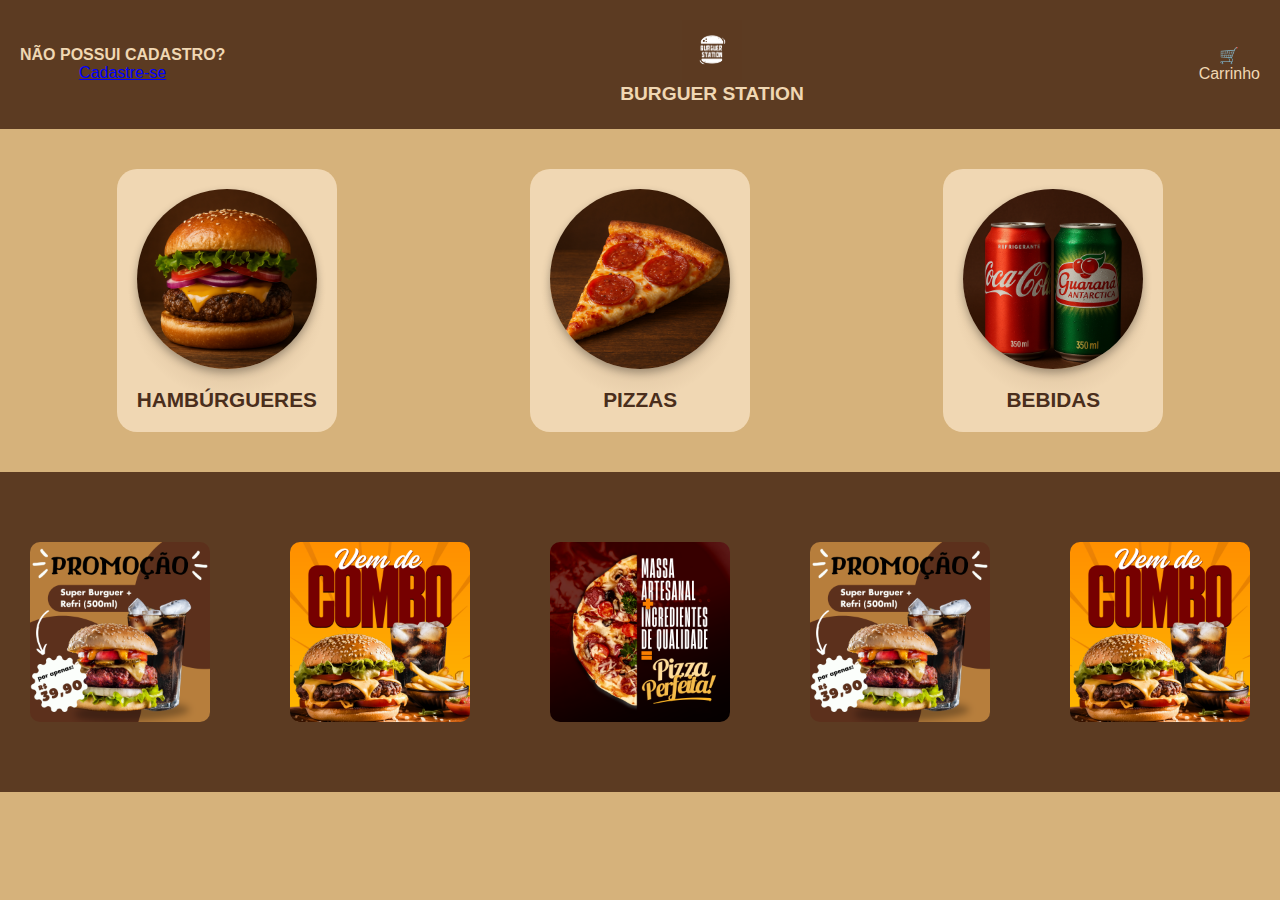
<file: index.html>
<!DOCTYPE html>
<html lang="pt-br">
<head>
  <meta charset="UTF-8" />
  <meta name="viewport" content="width=device-width, initial-scale=1.0"/>
  <title>Burguer Station</title>
  <link rel="stylesheet" href="./css/style.css" />
</head>
<body>
  <header>
    <div class="cadastro">
      <p><strong>NÃO POSSUI CADASTRO?</strong><br><a href="./cadastro.html" target="_blank">Cadastre-se</a></p>
    </div>
    <div class="logo">
      <img src="./imagens/Logo Hambúrguer Simples Bold (1).png" alt="Logo da Burguer Station" style="height: 60px; display: block; margin: 0 auto;" />
      <span>BURGUER STATION</span>
    </div>
    <div class="carrinho">
      🛒<br><a href="sem carrinho">Carrinho</a>
    </div>
  </header>

  <main>
    <section class="produtos">
      <a href="./hamburgueres.html">
        <img src="./imagens/hambuguer.PNG" alt="Hambúrguer" />
        <p>HAMBÚRGUERES</p>
      </a>
      <a href="pizzas.html">
        <img src="./imagens/pizza.PNG" alt="Pizza" />
        <p>PIZZAS</p>
      </a>
      <a href="bebidas.html">
        <img src="./imagens/refri.png" alt="Bebidas" />
        <p>BEBIDAS</p>
      </a>
    </section>
  </main>
  <footer>
    <div class="footer-slider">
      <img src="./imagens/anuncio hambúguer.png" alt="Foto 1">
      <img src="./imagens/anuncio pizza.png" alt="Foto 2">
      <img src="./imagens/anuncio combo.png" alt="Foto 3">
      <img src="./imagens/anuncio hambúguer.png" alt="Foto 4">
      <img src="./imagens/anuncio pizza.png" alt="Foto 5">
      <img src="./imagens/anuncio combo.png" alt="Foto 6">
      <img src="./imagens/anuncio hambúguer.png" alt="Foto 7">
      <img src="./imagens/anuncio pizza.png" alt="Foto 8">
      <img src="./imagens/anuncio combo.png" alt="Foto 9">
      <img src="./imagens/anuncio hambúguer.png" alt="Foto 10">
      <img src="./imagens/anuncio pizza.png" alt="Foto 11">
      <img src="./imagens/anuncio combo.png" alt="Foto 12">
      <img src="./imagens/anuncio hambúguer.png" alt="Foto 13">
      <img src="./imagens/anuncio pizza.png" alt="Foto 14">
      <img src="./imagens/anuncio combo.png" alt="Foto 15">
      <img src="./imagens/anuncio hambúguer.png" alt="Foto 16">
      <img src="./imagens/anuncio pizza.png" alt="Foto 17">
      <img src="./imagens/anuncio combo.png" alt="Foto 18">
      <img src="./imagens/anuncio hambúguer.png" alt="Foto 19">
      <img src="./imagens/anuncio pizza.png" alt="Foto 20">
      <img src="./imagens/anuncio combo.png" alt="Foto 21">
    </div>
  </footer>
</body>
</html>
</file>
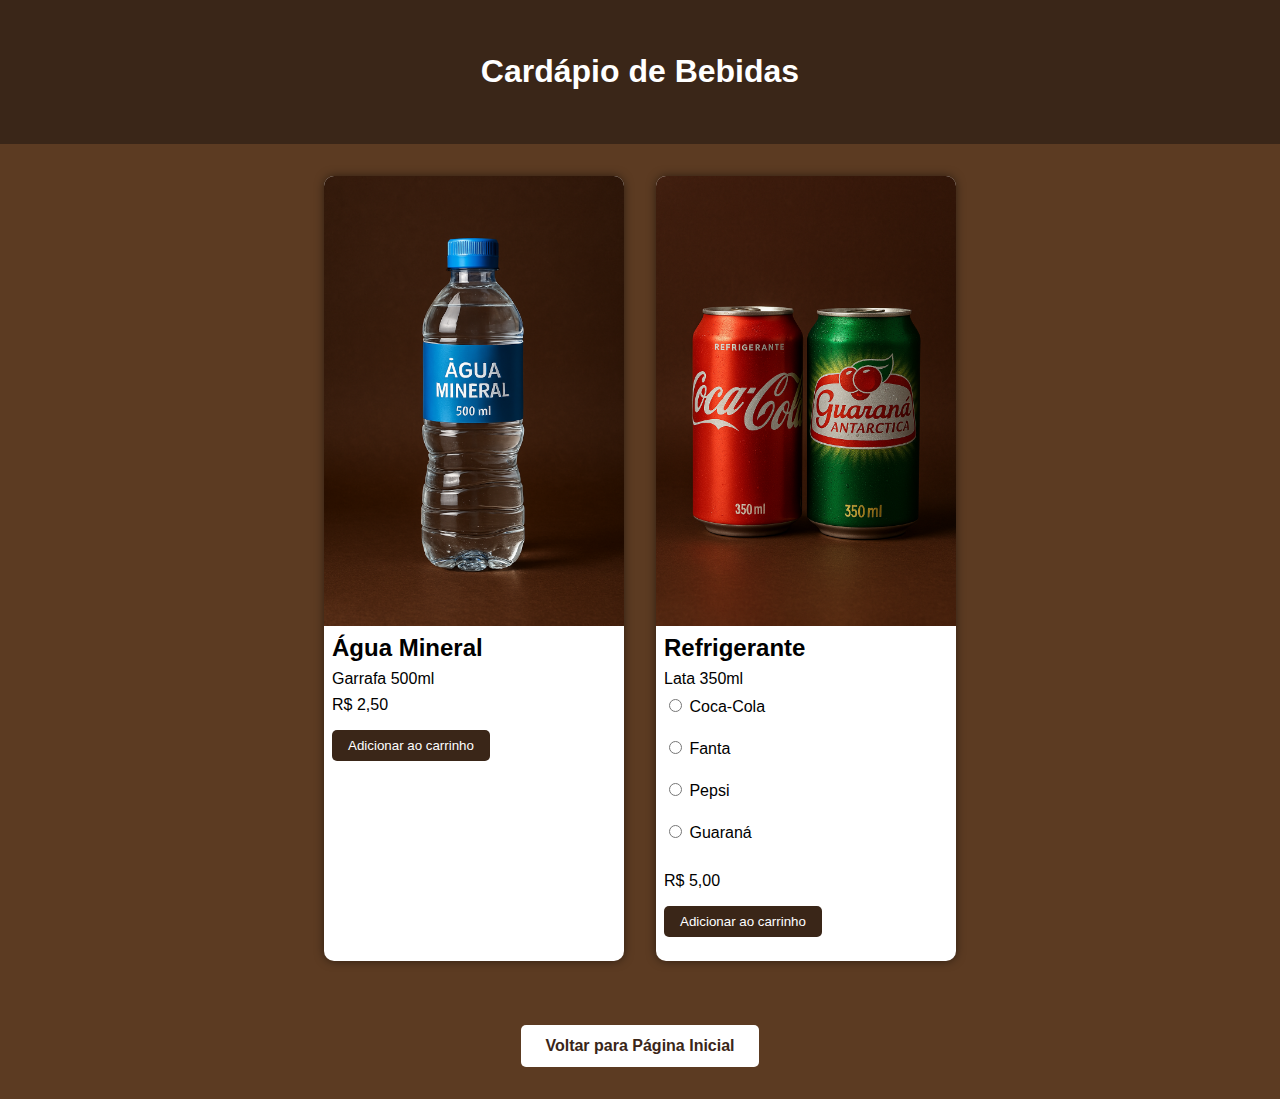
<file: bebidas.html>
<html lang="pt-br">
<head>
  <meta charset="UTF-8">
  <meta name="viewport" content="width=device-width, initial-scale=1.0">
  <title>Cardápio de Bebidas</title>
  <link rel="stylesheet" href="./css/bebidas.css">
</head>
<body>
  <header>
    <h1> Cardápio de Bebidas</h1>
  </header>
  <div class="menu-container">
    <div class="produto-card">
      <img src="./imagens/agua.png" alt="Água">
      <h2>Água Mineral</h2>
      <p>Garrafa 500ml</p>
      <p>R$ 2,50</p>
      <button>Adicionar ao carrinho</button>
    </div>
    <div class="produto-card">
      <img src="./imagens/refri.png" alt="Refrigerante">
      <h2>Refrigerante</h2>
      <p>Lata 350ml</p>
      <div class="opcoes-refri">
        <label><input type="radio" name="refrigerante" value="Coca-Cola"> Coca-Cola</label><br>
        <label><input type="radio" name="refrigerante" value="Fanta"> Fanta</label><br>
        <label><input type="radio" name="refrigerante" value="Pepsi"> Pepsi</label><br>
        <label><input type="radio" name="refrigerante" value="Guaraná"> Guaraná</label><br>
      </div>
      <p>R$ 5,00</p>
      <button>Adicionar ao carrinho</button>
    </div>
  </div>
  <div class="voltar-container">
    <a href="./index.html" class="voltar-btn">Voltar para Página Inicial</a>
  </div>
</body>
</html>
</file>
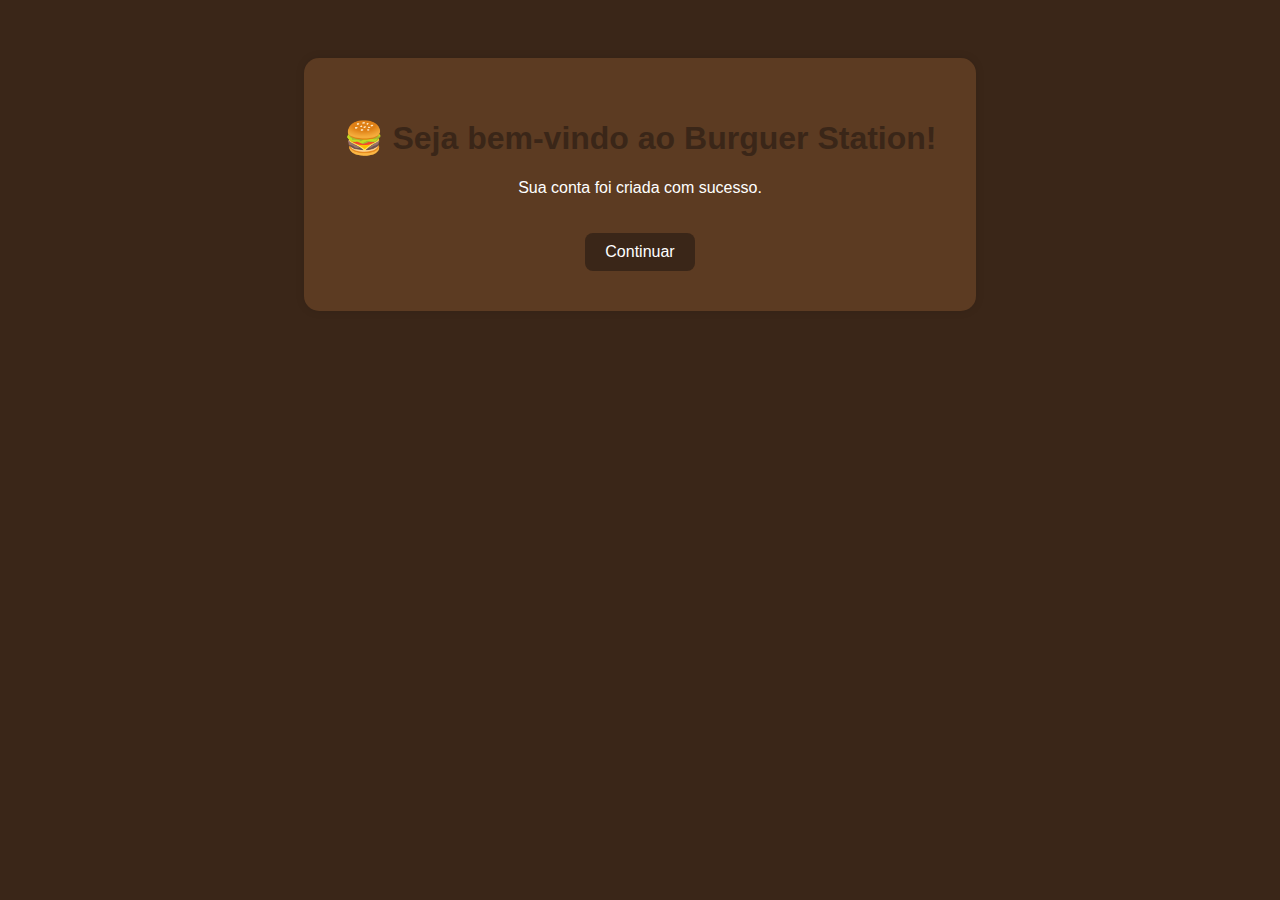
<file: bemvindo.html>
<!DOCTYPE html>
<html lang="pt-BR">
<head>
  <meta charset="UTF-8">
  <meta name="viewport" content="width=device-width, initial-scale=1.0">
  <title>Bem-vindo ao Burguer Station</title>
  <link rel="stylesheet" href="./css/bemvindo.css">
</head>
<body>
  <div class="container">
    <h1>🍔 Seja bem-vindo ao Burguer Station!</h1>
    <p>Sua conta foi criada com sucesso.</p>
    <button onclick="window.location.href='index.html'">Continuar</button>
  </div>
</body>
</html>
</file>
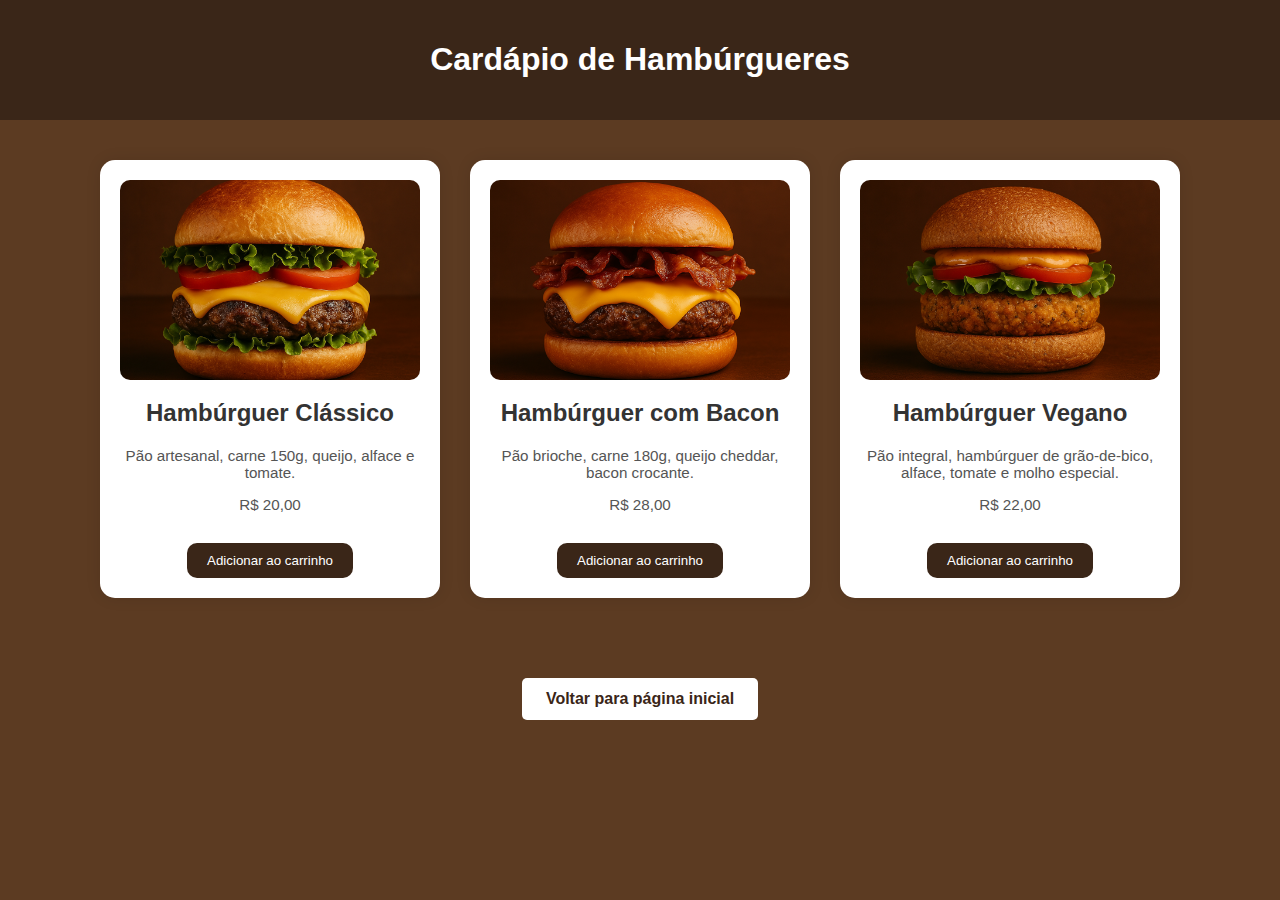
<file: hamburgueres.html>
<!DOCTYPE html>
<html lang="pt-BR">
<head>
  <meta charset="UTF-8">
  <title>Cardápio de Hambúrgueres</title>
  <link rel="stylesheet" href="./css/hamburgueres.css">
</head>
<body>
  <header>
    <h1>Cardápio de Hambúrgueres </h1>
  </header>
  <main class="menu-container">     
    <div class="burger-card">
      <img src="./imagens/buguer cardápio1.png" alt="Hambúrguer Clássico">
      <h2>Hambúrguer Clássico</h2>
      <p>Pão artesanal, carne 150g, queijo, alface e tomate.</p>
      <p>R$ 20,00</p>
      <button>Adicionar ao carrinho</button>
    </div>

    <div class="burger-card">
      <img src="./imagens/buguer cardápio2.png" alt="Hambúrguer com Bacon">
      <h2>Hambúrguer com Bacon</h2>
      <p>Pão brioche, carne 180g, queijo cheddar, bacon crocante.</p>
      <p>R$ 28,00</p>
      <button>Adicionar ao carrinho</button>
    </div>

    <div class="burger-card">
      <img src="./imagens/buguer cardápio3.png" alt="Hambúrguer Vegano">
      <h2>Hambúrguer Vegano</h2>
      <p>Pão integral, hambúrguer de grão-de-bico, alface, tomate e molho especial.</p>
      <p>R$ 22,00</p>
      <button>Adicionar ao carrinho</button>
    </div>
  </main>
  <div class="voltar-container">
    <a href="./index.html" class="voltar-btn">Voltar para página inicial</a>
  </div>  
</body>
</html>
</file>
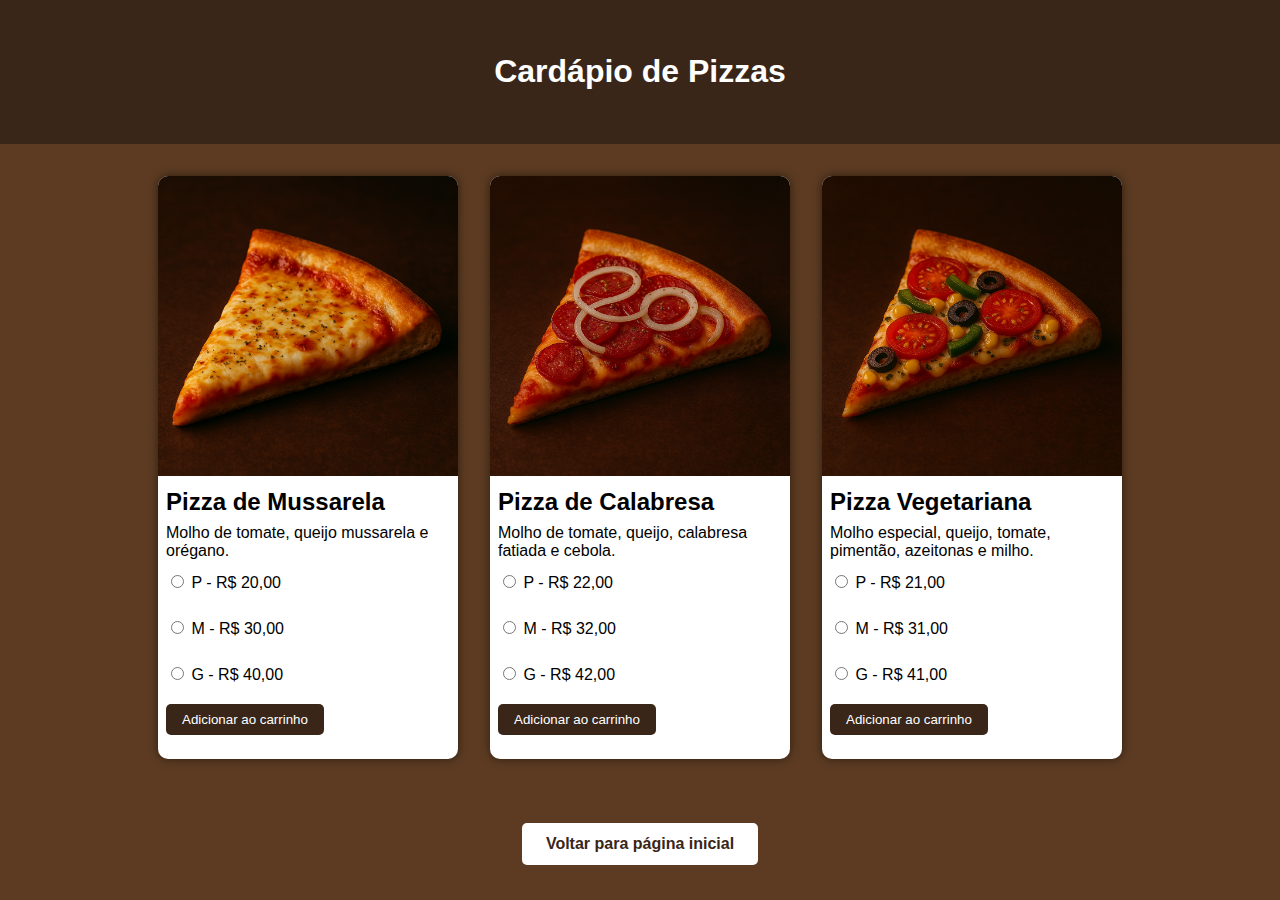
<file: pizzas.html>
<!DOCTYPE html>
<html lang="pt-br">
<head>
  <meta charset="UTF-8">
  <meta name="viewport" content="width=device-width, initial-scale=1.0">
  <title>Pizzas - Burguer Station</title>
  <link rel="stylesheet" href="./css/pizzas.css">
</head>
<body>
  <header>
    <h1>Cardápio de Pizzas</h1>
  </header>
  <main class="menu-container">
    <div class="produto-card">
      <img src="./imagens/pizza cardápio1.png" alt="Pizza de Mussarela">
      <h2>Pizza de Mussarela</h2>
      <p>Molho de tomate, queijo mussarela e orégano.</p>
      
      <div class="tamanhos">
        <label><input type="radio" name="tamanho-mussarela"> P - R$ 20,00</label><br>
        <label><input type="radio" name="tamanho-mussarela"> M - R$ 30,00</label><br>
        <label><input type="radio" name="tamanho-mussarela"> G - R$ 40,00</label>
      </div>
      
      <button>Adicionar ao carrinho</button>
    </div>
  
    <div class="produto-card">
      <img src="./imagens/pizza cardápio2.png" alt="Pizza de Calabresa">
      <h2>Pizza de Calabresa</h2>
      <p>Molho de tomate, queijo, calabresa fatiada e cebola.</p>
      
      <div class="tamanhos">
        <label><input type="radio" name="tamanho-calabresa"> P - R$ 22,00</label><br>
        <label><input type="radio" name="tamanho-calabresa"> M - R$ 32,00</label><br>
        <label><input type="radio" name="tamanho-calabresa"> G - R$ 42,00</label>
      </div>
  
      <button>Adicionar ao carrinho</button>
    </div>
  
    <div class="produto-card">
      <img src="./imagens/pizza cardápio3.png" alt="Pizza Vegetariana">
      <h2>Pizza Vegetariana</h2>
      <p>Molho especial, queijo, tomate, pimentão, azeitonas e milho.</p>
      
      <div class="tamanhos">
        <label><input type="radio" name="tamanho-veg"> P - R$ 21,00</label><br>
        <label><input type="radio" name="tamanho-veg"> M - R$ 31,00</label><br>
        <label><input type="radio" name="tamanho-veg"> G - R$ 41,00</label>
      </div>
  
      <button>Adicionar ao carrinho</button>
    </div>
  </main>
  <div class="voltar-container">
    <a href="./index.html" class="voltar-btn">Voltar para página inicial</a>
  </div>
</file>
<file: css/style.css>
* {
  margin: 0;
  padding: 0;
  box-sizing: border-box;
  font-family: 'Segoe UI', sans-serif;
}

body {
  background-color: #d6b27b;
}

header {
  background-color: #5c3b22;
  color: #f0d7b3;
  display: flex;
  justify-content: space-between;
  align-items: center;
  padding: 20px;
}

header .cadastro,
header .carrinho {
  text-align: center;
}

header .cadastro a {
  color: blue;
}

header .carrinho a {
  color: #f0d7b3;
  text-decoration: none;
  font-size: 1rem;
}

.logo {
  text-align: center;
  font-size: 1.2rem;
  line-height: 1.5;
  font-weight: bold;
}

main {
  padding: 40px 20px;
}

.produtos {
  display: flex;
  justify-content: space-around;
  text-align: center;
}

.produtos a {
  text-decoration: none;
  color: #4a2e1c;
  background-color: #f0d7b3;
  padding: 20px;
  border-radius: 20px;
  transition: background-color 0.3s, transform 0.3s;
  position: relative;
  overflow: hidden;
}

.produtos a::before {
  content: "";
  position: absolute;
  top: 50%;
  left: 50%;
  width: 200px;
  height: 200px;
  background: radial-gradient(circle, rgba(92, 59, 34, 0.3) 0%, transparent 70%);
  border-radius: 50%;
  transform: translate(-50%, -50%) scale(1);
  transition: transform 0.5s ease;
  z-index: 0;
}

.produtos a:hover::before {
  transform: translate(-50%, -50%) scale(1.2);
}

.produtos img {
  width: 180px;
  height: 180px;
  border-radius: 50%;
  object-fit: cover;
  margin-bottom: 15px;
  box-shadow: 0 4px 8px rgba(0,0,0,0.3);
  transition: transform 0.3s;
  position: relative;
  z-index: 1;
}

.produtos img:hover {
  transform: scale(1.05);
}

.produtos p {
  font-size: 1.3rem;
  font-weight: bold;
  position: relative;
  z-index: 1;
}

footer {
  background-color: #5c3b22;
  padding: 120px 0;
  overflow: hidden;
  position: relative;
}

.footer-slider {
  display: flex;
  gap: 30px;
  animation: slide 12s linear infinite;
  width: fit-content;
  position: absolute;
  white-space: nowrap;
  left: 50%;
  transform: translateX(-50%);
}

.footer-slider img {
  width: 180px;
  height: 180px;
  border-radius: 10px;
  object-fit: cover;
}

@keyframes slide {
  from {
    left: 100%;
  }
  to {
    left: -100%;
  }
}

footer {
  background-color: #5c3b22;
  padding: 160px 0;
  overflow: hidden;
  position: relative;
  display: flex;
  justify-content: center;
  align-items: center;
}

.footer-slider {
  display: flex;
  gap: 80px;
  animation: slide 13s linear infinite;
  width: fit-content;
  position: absolute;
  white-space: nowrap;
  left: 50%;
  transform: translateX(-50%);
}

.footer-slider img {
  width: 180px;
  height: 180px;
  border-radius: 10px;
  object-fit: cover;
}

@keyframes slide {
  from {
    left: 100%;
  }
  to {
    left: -100%;
  }
}
</file>
<file: css/bebidas.css>
body {
    font-family: Arial, sans-serif;
    margin: 0;
    padding: 0;
    background-color: #5c3b22;
    color: #fff;
  }
  
  header {
    text-align: center;
    padding: 2rem;
    background-color: #3a2618;
  }
  
  .menu-container {
    display: flex;
    justify-content: center;
    flex-wrap: wrap;
    gap: 2rem;
    padding: 2rem;
  }
  
  .produto-card {
    background-color: #fff;
    color: #000;
    border-radius: 10px;
    overflow: hidden;
    width: 300px;
    box-shadow: 0 0 10px rgba(0, 0, 0, 0.5);
    padding-bottom: 1rem;
  }
  
  .produto-card img {
    width: 100%;
    height: auto;
  }
  
  .produto-card h2 {
    margin: 0.5rem;
    font-size: 1.5rem;
  }
  
  .produto-card p {
    margin: 0.5rem;
    font-size: 1rem;
  }
  
  .opcoes-refri {
    margin: 0.5rem;
  }
  
  .opcoes-refri label {
    display: block;
    margin-bottom: 0.25rem;
  }
  
  button {
    background-color: #3a2618;
    color: #fff;
    border: none;
    padding: 0.5rem 1rem;
    border-radius: 5px;
    cursor: pointer;
    margin: 0.5rem;
    transition: background-color 0.3s ease;
  }
  
  button:hover {
    background-color: #3a2618;
  }
  
  .voltar-container {
    text-align: center;
    margin: 2rem 0;
  }
  
  .voltar-btn {
    background-color: #fff;
    color: #3a2618;
    padding: 0.75rem 1.5rem;
    border-radius: 5px;
    text-decoration: none;
    font-weight: bold;
    transition: background-color 0.3s ease, color 0.3s ease;
    display: inline-block;
  }
  
  .voltar-btn:hover {
    background-color: #3a2618;
    color: #fff;
  }
</file>
<file: css/bemvindo.css>
body {
    font-family: Arial, sans-serif;
    background-color: #3a2618;
    color: white;
    text-align: center;
    padding: 50px;

  }
  .container {
    background-color: #5c3b22;
    padding: 40px;
    border-radius: 15px;
    box-shadow: 0 0 10px rgba(0,0,0,0.1);
    display: inline-block;
  }
  h1 {
    color: #3a2618;
  }
  button {
    margin-top: 20px;
    padding: 10px 20px;
    font-size: 16px;
    background-color: #3a2618;
    color: white;
    border: none;
    border-radius: 8px;
    cursor: pointer;
  }
  button:hover {
    background-color: white;
    color: #3a2618;
  }
</file>
<file: css/hamburgueres.css>
body {
    margin: 0;
    font-family: Arial, sans-serif;
    background-color: #5c3b22;
  }
  
  header {
    background-color: #3a2618;
    padding: 20px;
    text-align: center;
    color: white;
  }
  
  .menu-container {
    display: flex;
    justify-content: center;
    flex-wrap: wrap;
    gap: 30px;
    padding: 40px;
  }
  
  .burger-card {
    background-color: white;
    border-radius: 15px;
    box-shadow: 0 0 15px rgba(0,0,0,0.1);
    width: 300px;
    text-align: center;
    padding: 20px;
  }
  
  .burger-card img {
    width: 100%;
    height: 200px;
    object-fit: cover;
    border-radius: 10px;
  }
  
  .burger-card h2 {
    margin-top: 15px;
    color: #333;
  }
  
  .burger-card p {
    font-size: 0.95em;
    color: #555;
  }
  
  .burger-card button {
    margin-top: 15px;
    padding: 10px 20px;
    background-color: #3a2618;
    color: white;
    border: none;
    border-radius: 10px;
    cursor: pointer;
    transition: background 0.3s ease;
  }
  
  .burger-card button:hover {
    background-color: #3a2618;
  }

  .voltar-container {
    text-align: center;
    margin: 40px 0;
  }
  
  .voltar-btn {
    background-color: #fff;
    color: #3a2618;
    padding: 0.75rem 1.5rem;
    border-radius: 5px;
    text-decoration: none;
    font-weight: bold;
    transition: background-color 0.3s ease, color 0.3s ease;
    display: inline-block;
  }
  
  .voltar-btn:hover {
    background-color: #3a2618;
    color: #fff;
  }
</file>
<file: css/pizzas.css>
body {
  font-family: Arial, sans-serif;
  margin: 0;
  padding: 0;
  background-color: #5c3b22;
  color: #fff;
}

header {
  text-align: center;
  padding: 2rem;
  background-color: #3a2618;
}

.menu-container {
  display: flex;
  justify-content: center;
  flex-wrap: wrap;
  gap: 2rem;
  padding: 2rem;
}

.produto-card {
  background-color: #fff;
  color: #000;
  border-radius: 10px;
  overflow: hidden;
  width: 300px;
  box-shadow: 0 0 10px rgba(0, 0, 0, 0.5);
  padding-bottom: 1rem;
}

.produto-card img {
  width: 100%;
  height: auto;
}

.produto-card h2 {
  margin: 0.5rem;
  font-size: 1.5rem;
}

.produto-card p {
  margin: 0.5rem;
  font-size: 1rem;
}

.tamanhos {
  display: flex;
  flex-direction: column;
  margin: 0.5rem;
}

.tamanhos label {
  margin: 0.25rem 0;
}

button {
  background-color: #3a2618;
  color: #fff;
  border: none;
  padding: 0.5rem 1rem;
  border-radius: 5px;
  cursor: pointer;
  margin: 0.5rem;
  transition: background-color 0.3s ease;
}

button:hover {
  background-color: #2a2618;
}

.voltar-container {
  text-align: center;
  margin: 2rem 0;
}

.voltar-btn {
  background-color: #fff;
  color: #3a2618;
  padding: 0.75rem 1.5rem;
  border-radius: 5px;
  text-decoration: none;
  font-weight: bold;
  transition: background-color 0.3s ease, color 0.3s ease;
  display: inline-block;
}

.voltar-btn:hover {
  background-color: #3a2618;
  color: #fff;
}
</file>
